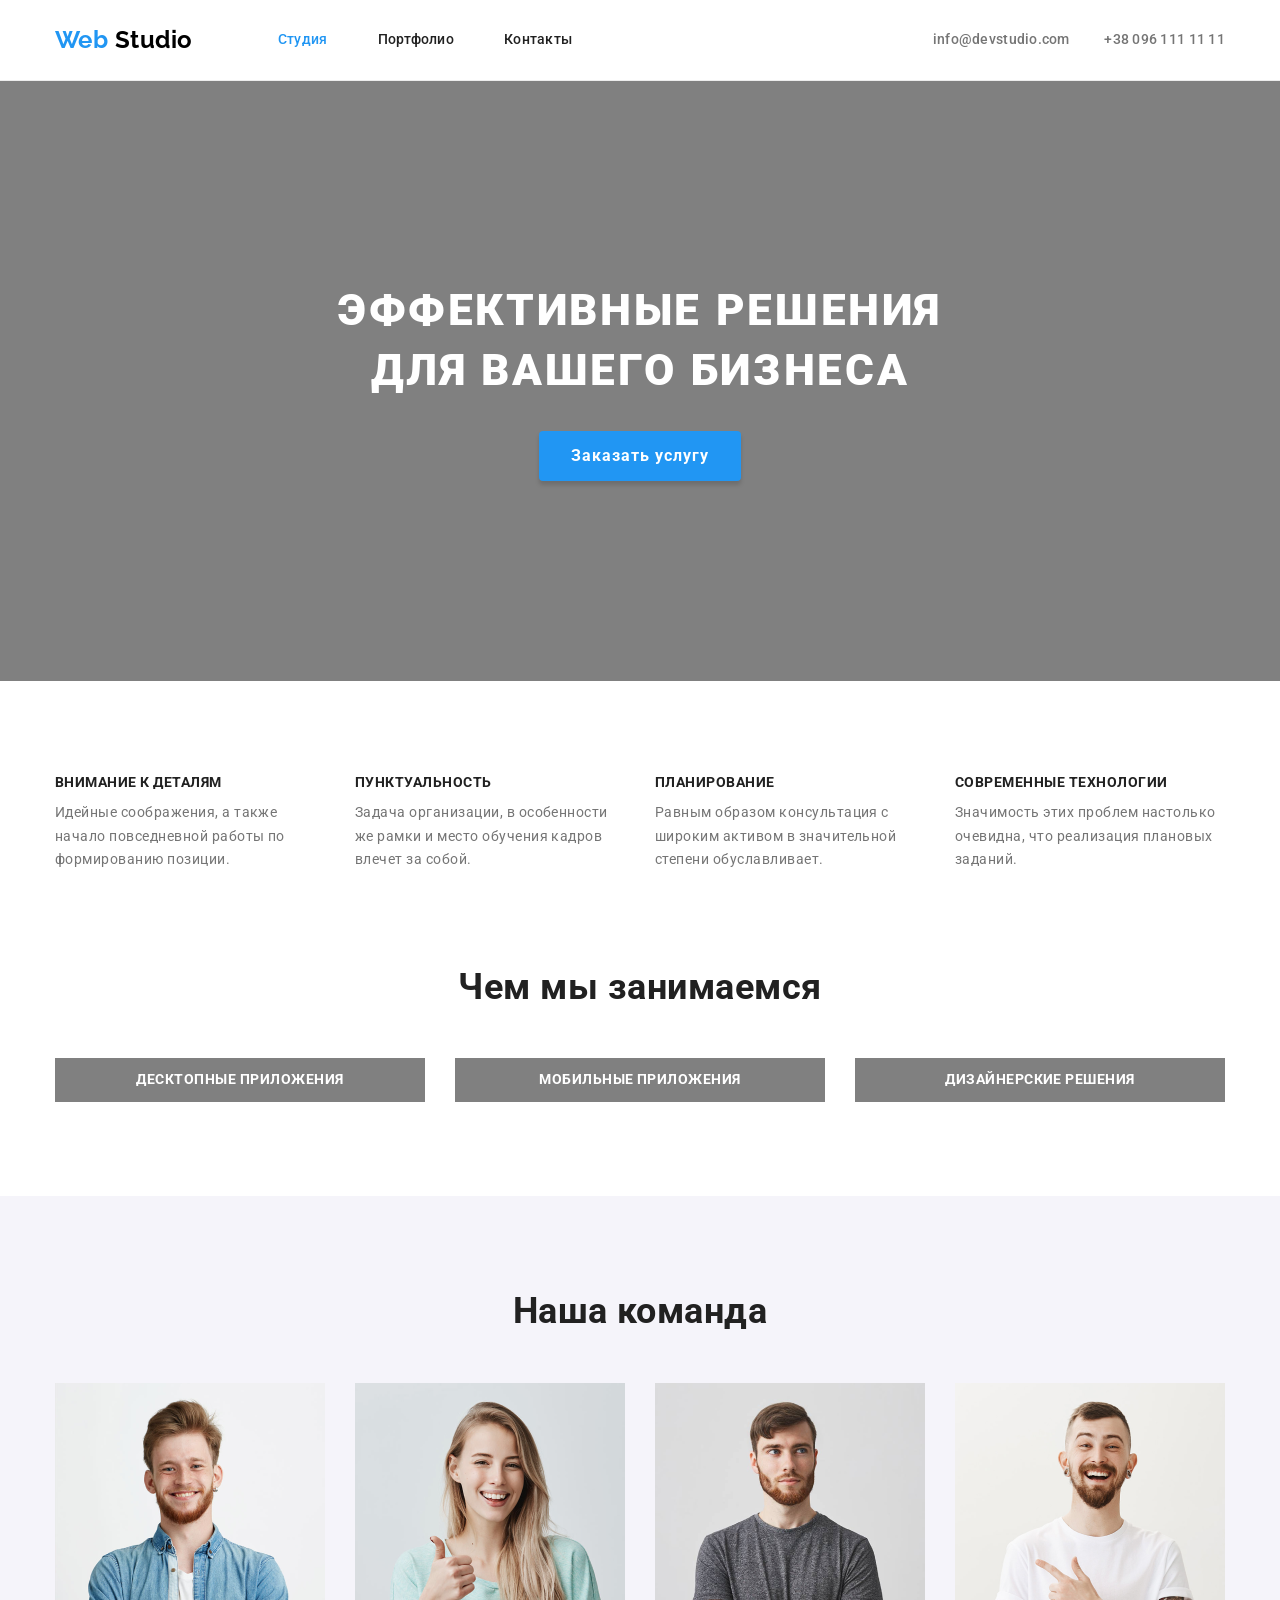
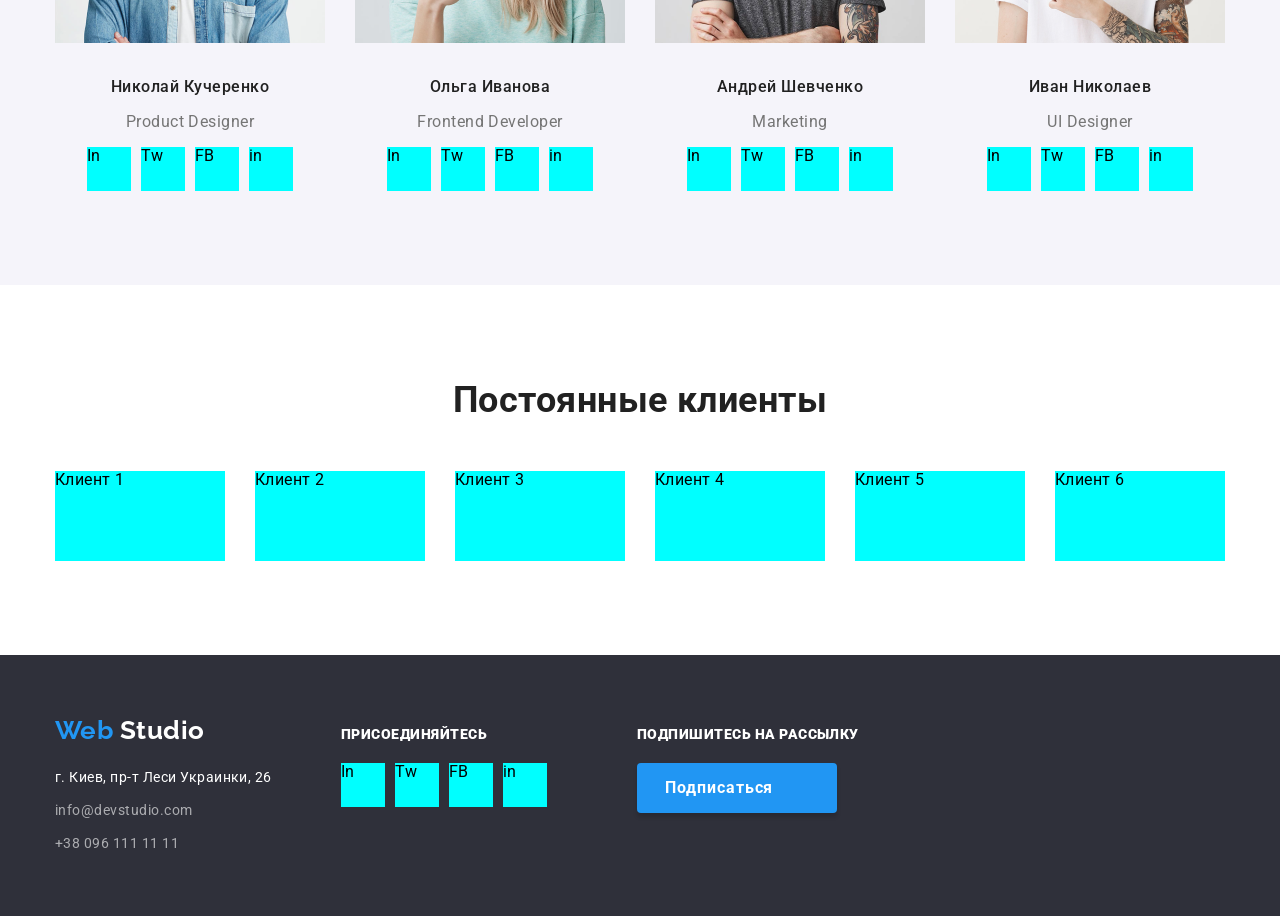
<file: index.html>
<!DOCTYPE html>
<html lang="ru">
  <head>
    <meta charset="UTF-8" />
    <meta name="viewport" content="width=device-width, initial-scale=1.0" />
    <title>Document</title>
    <link rel="stylesheet" href="./css/normalize.css">
    <link href="https://fonts.googleapis.com/css2?family=Raleway:wght@700&family=Roboto:wght@400;500;700;900&display=swap" rel="stylesheet">
    <link rel="stylesheet" href="./css/styles.css" />
  </head>
  <body>
    <!-- Шапка сайта с навигацией и контактами-->
    <header class="header">
      <div class="container">
        <nav class="main-nav">
          <a class="logo link" href="./" aria-label="Логотип компании"><span class="logo-accent">Web</span> Studio</a>
          <ul class="list">
            <li class="main-nav-link-item"><a class="main-nav-link link current" href="./index.html">Студия</a></li>
            <li class="main-nav-link-item"><a class="main-nav-link link" href="./portfolio.html">Портфолио</a></li>
            <li class="main-nav-link-item"><a class="main-nav-link link" href="">Контакты</a></li>
          </ul>
        </nav>
        <address class="header-address">
          <a class="header-contacts-link link" href="mailto:info@devstudio.com">info@devstudio.com</a>
          <a class="header-contacts-link link" href="tel:+380961111111">+38 096 111 11 11</a>
        </address>  
      </div>
    </header>

    
    <!-- Основной контент страници -->
    <main>
      <!-- Герой -->
      <section class="hero-section">
        <h1 class="hero-title">Эффективные решения <br> для вашего бизнеса</h1>
        <button class="hero-btn">Заказать услугу</button>
      </section>

      <!-- Наши особенности -->
      <section class="features-section">
        <div class="container">
          <h2 hidden>Наши особенности</h2>
          <ul class="features-list list">
            <li class="features-list-item">
              <h3 class="features-subtitle">Внимание к деталям</h3>
              <p class="features-description">
                Идейные соображения, а также начало повседневной работы по
                формированию позиции.
              </p>
            </li>
            <li class="features-list-item">
              <h3 class="features-subtitle">Пунктуальность</h3>
              <p class="features-description">
                Задача организации, в особенности же рамки и место обучения кадров
                влечет за собой.
              </p>
            </li>
            <li class="features-list-item">
              <h3 class="features-subtitle">Планирование</h3>
              <p class="features-description">
                Равным образом консультация с широким активом в значительной
                степени обуславливает.
              </p>
            </li>
            <li class="features-list-item">
              <h3 class="features-subtitle">Современные технологии</h3>
              <p class="features-description">
                Значимость этих проблем настолько очевидна, что реализация
                плановых заданий.
              </p>
            </li>
          </ul>
        </div>
      </section>

      <!-- Чем мы занимаемся -->
      <section class="activities-section">
        <div class="container">
          <h2 class="activities-title">Чем мы занимаемся</h2>
          <ul class="activities-list list">
            <li class="activities-list-item"><p class="activities-list-description">Десктопные приложения</p></li>
            <li class="activities-list-item"><p class="activities-list-description">Мобильные приложения</p></li>
            <li class="activities-list-item"><p class="activities-list-description">Дизайнерские решения</p></li>
          </ul>
        </div>
      </section>

      <!-- Наша команда -->
      <section class="team-section">
        <div class="container">
          <h2 class="team-title">Наша команда</h2>
          <ul class="team-list list">
            <li class="team-list-item">
              <img class="team-img" src="./images/team/dev-1.png" alt="Веб разработчик 1" width="270">
              <h3 class="team-person">Николай Кучеренко</h3>
              <p class="team-job">Product Designer</p>
              <ul class="team-social-list list">
                <li class="team-social-item">
                  <a class="team-social-link link" href="#" aria-label="Ссилка на Инстаграм" target="_blank"
                  >In</a
                  >
                </li>
                <li class="team-social-item">
                  <a class="team-social-link link" href="#" aria-label="Ссилка на Твитер" target="_blank"
                    >Tw</a
                  >
                </li>
                <li class="team-social-item">
                  <a class="team-social-link link" href="#" aria-label="Ссилка на Фейсбук" target="_blank"
                    >FB</a
                  >
                </li>
                <li class="team-social-item">
                  <a class="team-social-link link" href="#" aria-label="Ссилка на Линкедин" target="_blank"
                    >in</a
                  >
                </li>
              </ul>
            </li>
            <li class="team-list-item">
              <img class="team-img" src="./images/team/dev-2.png" alt="Веб разработчик 2" width="270">
              <h3 class="team-person">Ольга Иванова</h3>
              <p class="team-job">Frontend Developer</p>
              <ul class="team-social-list list">
                <li class="team-social-item">
                  <a class="team-social-link link" href="#" aria-label="Ссилка на Инстаграм" target="_blank"
                    >In</a
                  >
                </li>
                <li class="team-social-item">
                  <a class="team-social-link link" href="#" aria-label="Ссилка на Твитер" target="_blank"
                    >Tw</a
                  >
                </li>
                <li class="team-social-item">
                  <a class="team-social-link link" href="#" aria-label="Ссилка на Фейсбук" target="_blank"
                    >FB</a
                  >
                </li>
                <li class="team-social-item">
                  <a class="team-social-link link" href="#" aria-label="Ссилка на Линкедин" target="_blank"
                    >in</a
                  >
                </li>
              </ul>
            </li>
            <li class="team-list-item">
              <img class="team-img" src="./images/team/dev-3.png" alt="Веб разработчик 3" width="270">
              <h3 class="team-person">Андрей Шевченко</h3>
              <p class="team-job">Marketing</p>
              <ul class="team-social-list list">
                <li class="team-social-item">
                  <a class="team-social-link link" href="#" aria-label="Ссилка на Инстаграм" target="_blank"
                    >In</a
                  >
                </li>
                <li class="team-social-item">
                  <a class="team-social-link link" href="#" aria-label="Ссилка на Твитер" target="_blank"
                    >Tw</a
                  >
                </li>
                <li class="team-social-item">
                  <a class="team-social-link link" href="#" aria-label="Ссилка на Фейсбук" target="_blank"
                    >FB</a
                  >
                </li>
                <li class="team-social-item">
                  <a class="team-social-link link" href="#" aria-label="Ссилка на Линкедин" target="_blank"
                    >in</a
                  >
                </li>
              </ul>
            </li>
            <li class="team-list-item">
              <img class="team-img" src="./images/team/dev-4.png" alt="Веб разработчик 4" width="270">
              <h3 class="team-person">Иван Николаев</h3>
              <p class="team-job">UI Designer</p>
              <ul class="team-social-list list">
                <li class="team-social-item">
                  <a class="team-social-link link" href="#" aria-label="Ссилка на Инстаграм" target="_blank"
                    >In</a
                  >
                </li>
                <li class="team-social-item">
                  <a class="team-social-link link" href="#" aria-label="Ссилка на Твитер" target="_blank"
                    >Tw</a
                  >
                </li>
                <li class="team-social-item">
                  <a class="team-social-link link" href="#" aria-label="Ссилка на Фейсбук" target="_blank"
                    >FB</a
                  >
                </li>
                <li class="team-social-item">
                  <a class="team-social-link link" href="#" aria-label="Ссилка на Линкедин" target="_blank"
                    >in</a
                  >
                </li>
              </ul>
            </li>
          </ul>  
        </div>
      </section>

      <!-- Наши клиенты -->
      <section class="clients-section">
        <div class="container">
          <h2 class="clients-title">Постоянные клиенты</h2>
          <ul class="clients-list list">
            <li class="clients-list-item">
              <a class="clients-list-link link" href="" aria-label="Клиент 1" target="_blank">
                Клиент 1
              </a>
            </li>
            <li class="clients-list-item">
              <a class="clients-list-link link" href="" aria-label="Клиент 2" target="_blank">
                Клиент 2
              </a>
            </li>
            <li class="clients-list-item">
              <a class="clients-list-link link" href="" aria-label="Клиент 3" target="_blank">
                Клиент 3
              </a>
            </li>
            <li class="clients-list-item">
              <a class="clients-list-link link" href="" aria-label="Клиент 4" target="_blank">
                Клиент 4
              </a>
            </li>
            <li class="clients-list-item">
              <a class="clients-list-link link" href="" aria-label="Клиент 5" target="_blank">
                Клиент 5
              </a>
            </li>
            <li class="clients-list-item">
              <a class="clients-list-link link" href="" aria-label="Клиент 6" target="_blank">
                Клиент 6
              </a>
            </li>
          </ul>  
        </div>
      </section>
    </main>

    <!-- Подвал сайта-->
    <footer class="footer">
      <div class="container">
      <!-- Контакты -->
      <div class="footer-contacts">
        <a class="footer-logo link" href="./" aria-label="Логотип компании"><span class="logo-accent">Web</span> Studio</a>
        <ul class="footer-address-list list">
          <li class="footer-address-item">
            <address>
              <a class="footer-link-place link" href="https://goo.gl/maps/4RLSNgMSJUWDJuMT8" target="_blank"
                >г. Киев, пр-т Леси Украинки, 26</a
              >
            </address>
          </li>
          <li class="footer-address-item">
            <address>
              <a class="footer-link-contacts link" href="mailto:info@devstudio.com">info@devstudio.com</a>
            </address>
          </li>
          <li class="footer-address-item">
            <address><a class="footer-link-contacts link" href="tel:+380961111111">+38 096 111 11 11</a></address>
          </li>
        </ul>
      </div>

      <!-- Призыв присоединиться -->
      <div class="join-section">
        <p class="join-word"><b>присоединяйтесь</b></p>
        <ul class="join-list list">
          <li class="join-list-item">
            <a class="join-list-link link" href="#" aria-label="Ссилка на Инстаграм" target="_blank"
              >In</a
            >
          </li>
          <li class="join-list-item">
            <a class="join-list-link link" href="#" aria-label="Ссилка на Твитер" target="_blank"
              >Tw</a
            >
          </li>
          <li class="join-list-item">
            <a class="join-list-link link" href="#" aria-label="Ссилка на Фейсбук" target="_blank"
              >FB</a
            >
          </li>
          <li class="join-list-item">
            <a class="join-list-link link" href="#" aria-label="Ссилка на Линкедин" target="_blank"
              >in</a
            >
          </li>
        </ul>
      </div>

      <!-- Подписка на рассилку -->
      <div class="subscribe-container">
        <p class="join-word"><b>Подпишитесь на рассылку</b></p>
        <button class="footer-btn">Подписаться</button>
      </div>
      </div>
    </footer>
  </body>
</html>
</file>
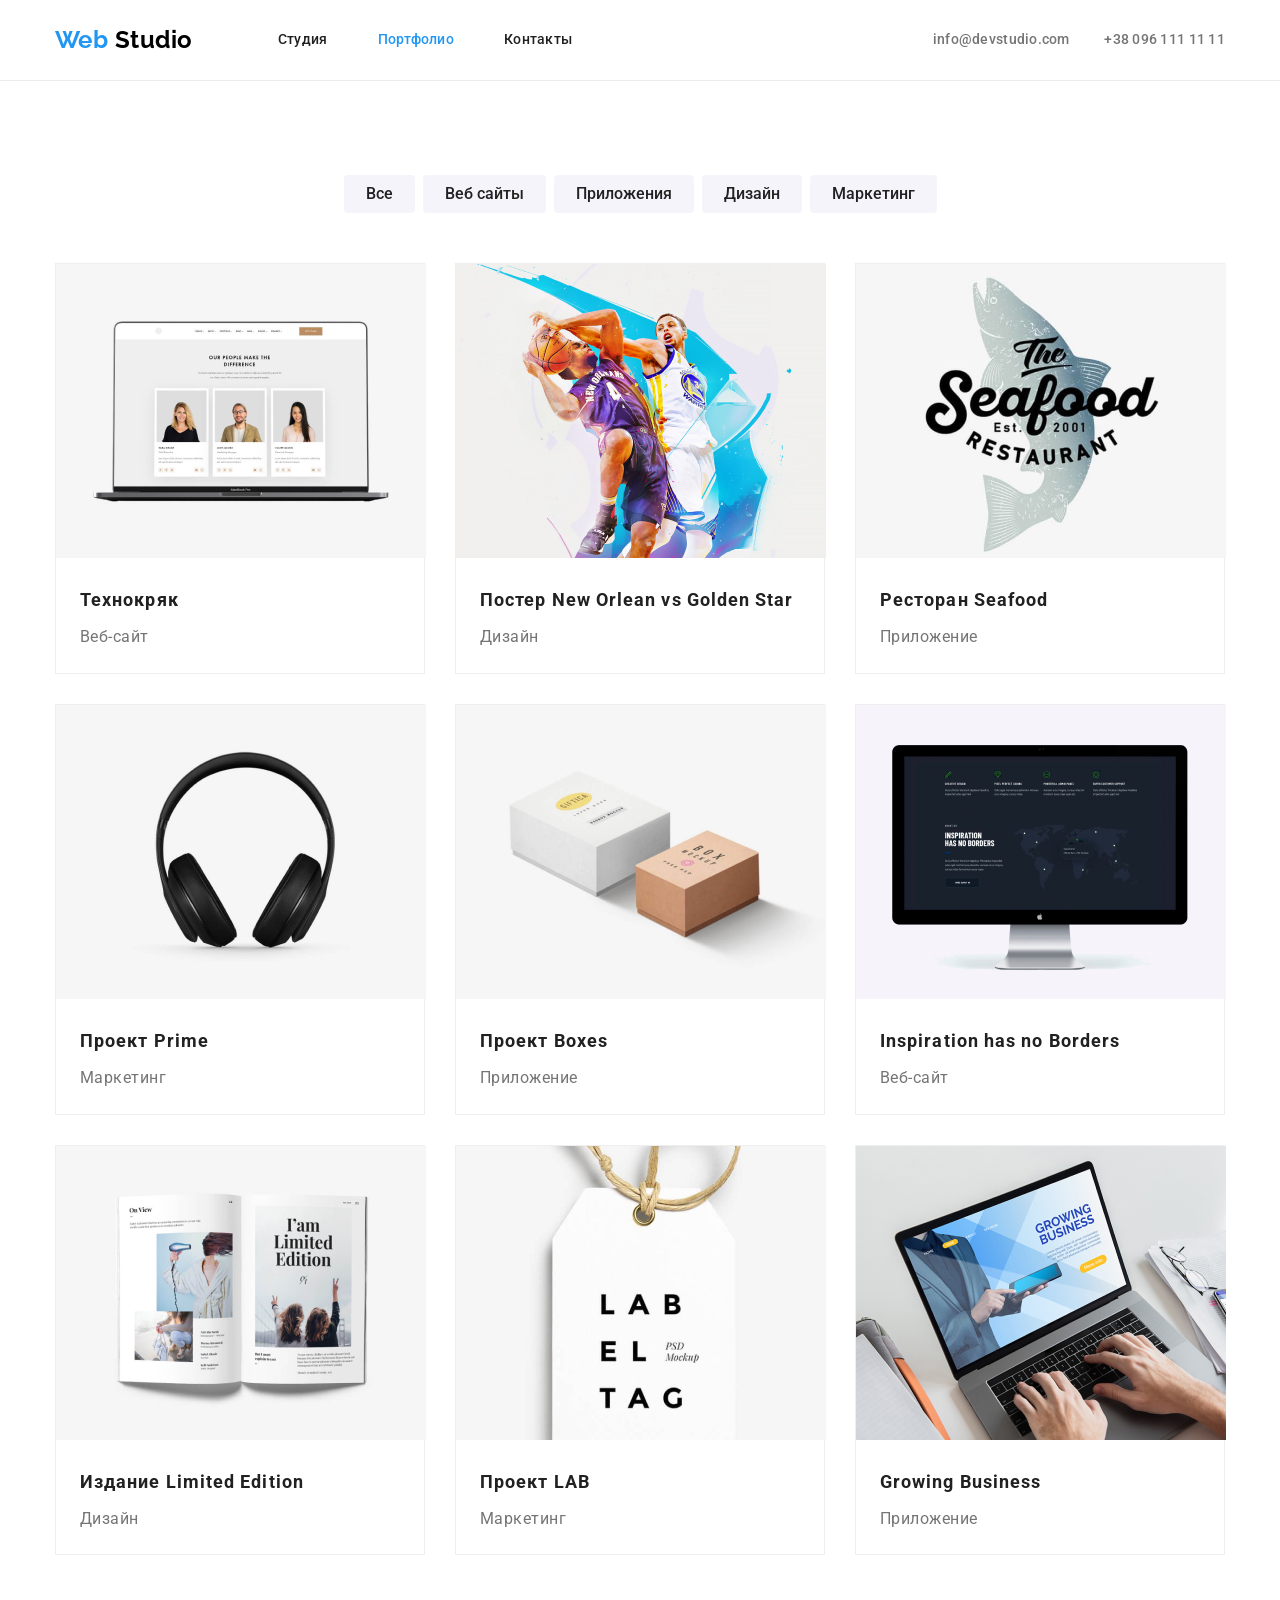
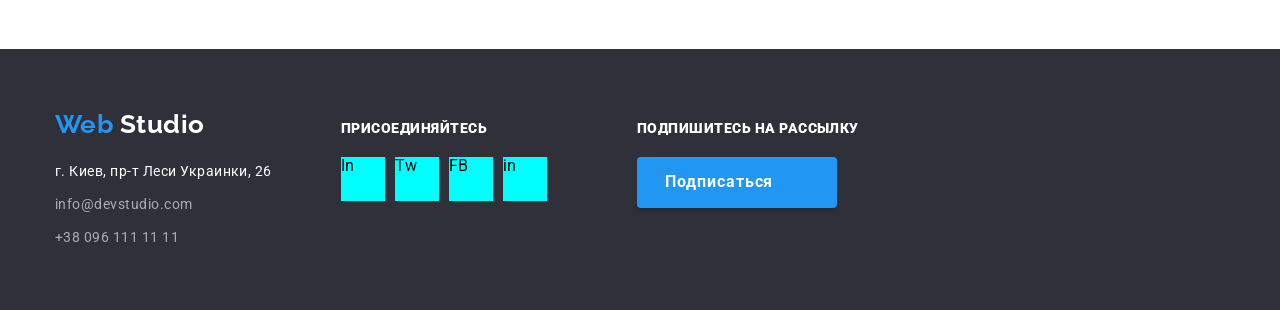
<file: portfolio.html>
<!DOCTYPE html>
<html lang="en">
  <head>
    <meta charset="UTF-8" />
    <meta name="viewport" content="width=device-width, initial-scale=1.0" />
    <title>Portfolio</title>
    <link rel="stylesheet" href="./css/normalize.css">
    <link href="https://fonts.googleapis.com/css2?family=Raleway:wght@700&family=Roboto:wght@400;500;700;900&display=swap" rel="stylesheet">
    <link rel="stylesheet" href="./css/styles.css" />
  </head>
  <body>
    <!-- Шапка сайта с навигацией и контактами-->
    <header class="header">
      <div class="container">
        <nav class="main-nav">
          <a class="logo link" href="./" aria-label="Логотип компании"><span class="logo-accent">Web</span> Studio</a>
          <ul class="list">
            <li class="main-nav-link-item"><a class="main-nav-link link " href="./index.html">Студия</a></li>
            <li class="main-nav-link-item"><a class="main-nav-link link current" href="./portfolio.html">Портфолио</a></li>
            <li class="main-nav-link-item"><a class="main-nav-link link" href="">Контакты</a></li>
          </ul>
        </nav>
        <address class="header-address">
          <a class="header-contacts-link link" href="mailto:info@devstudio.com">info@devstudio.com</a>
          <a class="header-contacts-link link" href="tel:+380961111111">+38 096 111 11 11</a>
        </address>  
      </div>
    </header>

    <!-- Основной контент страници -->
    <main class="mail-portfolio">
      <section class="portfolio-section">
        <div class="container">
          <h1 hidden>Примеры наших робот</h1>          
            <ul class="portfolio-btn-list list">
              <li class="portfolio-btn-item"><button class="portfolio-btn">Все</button></li>
              <li class="portfolio-btn-item"><button class="portfolio-btn">Веб сайты</button></li>
              <li class="portfolio-btn-item"><button class="portfolio-btn">Приложения</button></li>
              <li class="portfolio-btn-item"><button class="portfolio-btn">Дизайн</button></li>
              <li class="portfolio-btn-item"><button class="portfolio-btn">Маркетинг</button></li>
            </ul>   

          <ul class="portfolio-list list">
            <li class="portfolio-list-item">
              <a class="portfolio-list-link link" href="">
                <img src="./images/porfolio/img-1.jpg" alt="Веб-сайт" width="370" >
                <h2 class="portfolio-subtitle">Технокряк</h2>
                <p class="portfolio-types">Веб-сайт</p>
                <p class="portfolio-description" hidden></p>
              </a>
            </li>
            <li class="portfolio-list-item">
              <a class="portfolio-list-link link" href="">
                <img src="./images/porfolio/img-2.jpg" alt="Дизайн" width="370">
                <h2 class="portfolio-subtitle">Постер New Orlean vs Golden Star</h2>
                <p class="portfolio-types">Дизайн</p>
                <p class="portfolio-description" hidden></p>
              </a>
            </li>
            <li class="portfolio-list-item">
              <a class="portfolio-list-link link" href="">
                <img src="./images/porfolio/img-3.jpg" alt="Приложение" width="370">
                <h2 class="portfolio-subtitle">Ресторан Seafood</h2>
                <p class="portfolio-types">Приложение</p>
                <p class="portfolio-description" hidden></p>
              </a>
            </li>
            <li class="portfolio-list-item">
              <a class="portfolio-list-link link" href="">
                <img src="./images/porfolio/img-4.jpg" alt="Маркетинг" width="370">
                <h2 class="portfolio-subtitle">Проект Prime</h2>
                <p class="portfolio-types">Маркетинг</p>
                <p class="portfolio-description" hidden></p>
              </a>
            </li>
            <li class="portfolio-list-item">
              <a class="portfolio-list-link link" href="">
                <img src="./images/porfolio/img-5.jpg" alt="Приложение" width="370">
                <h2 class="portfolio-subtitle">Проект Boxes</h2>
                <p class="portfolio-types">Приложение</p>
                <p class="portfolio-description" hidden></p>
              </a>
            </li>
            <li class="portfolio-list-item">
              <a class="portfolio-list-link link" href="">
                <img src="./images/porfolio/img-6.jpg" alt="Веб-сайт" width="370">
                <h2 class="portfolio-subtitle">Inspiration has no Borders</h2>
                <p class="portfolio-types">Веб-сайт</p>
                <p class="portfolio-description" hidden></p>
              </a>
            </li>
            <li class="portfolio-list-item">
              <a class="portfolio-list-link link" href="">
                <img src="./images/porfolio/img-7.jpg" alt="Дизайн" width="370">
                <h2 class="portfolio-subtitle">Издание Limited Edition</h2>
                <p class="portfolio-types">Дизайн</p>
                <p class="portfolio-description" hidden></p>
              </a>
            </li>
            <li class="portfolio-list-item">
              <a class="portfolio-list-link link" href="">
                <img src="./images/porfolio/img-8.jpg" alt="Маркетинг" width="370">
                <h2 class="portfolio-subtitle">Проект LAB</h2>
                <p class="portfolio-types">Маркетинг</p>
                <p class="portfolio-description" hidden></p>
              </a>
            </li>
            <li class="portfolio-list-item">
              <a class="portfolio-list-link link" href="">
                <img src="./images/porfolio/img-9.jpg" alt="Приложение"  width="370">
                <h2 class="portfolio-subtitle">Growing Business</h2>
                <p class="portfolio-types">Приложение</p>
                <p class="portfolio-description" hidden></p>
              </a>
            </li>
          </ul>
        </div>
      </section>
    </main>

    <!-- Подвал сайта-->
    <footer class="footer">
      <div class="container">
      <!-- Контакты -->
      <div class="footer-contacts">
        <a class="footer-logo link" href="./" aria-label="Логотип компании"><span class="logo-accent">Web</span> Studio</a>
        <ul class="footer-address-list list">
          <li class="footer-address-item">
            <address>
              <a class="footer-link-place link" href="https://goo.gl/maps/4RLSNgMSJUWDJuMT8" target="_blank"
                >г. Киев, пр-т Леси Украинки, 26</a
              >
            </address>
          </li>
          <li class="footer-address-item">
            <address>
              <a class="footer-link-contacts link" href="mailto:info@devstudio.com">info@devstudio.com</a>
            </address>
          </li>
          <li class="footer-address-item">
            <address><a class="footer-link-contacts link" href="tel:+380961111111">+38 096 111 11 11</a></address>
          </li>
        </ul>
      </div>

      <!-- Призыв присоединиться -->
      <div class="join-section">
        <p class="join-word"><b>присоединяйтесь</b></p>
        <ul class="join-list list">
          <li class="join-list-item">
            <a class="join-list-link link" href="#" aria-label="Ссилка на Инстаграм" target="_blank"
              >In</a
            >
          </li>
          <li class="join-list-item">
            <a class="join-list-link link" href="#" aria-label="Ссилка на Твитер" target="_blank"
              >Tw</a
            >
          </li>
          <li class="join-list-item">
            <a class="join-list-link link" href="#" aria-label="Ссилка на Фейсбук" target="_blank"
              >FB</a
            >
          </li>
          <li class="join-list-item">
            <a class="join-list-link link" href="#" aria-label="Ссилка на Линкедин" target="_blank"
              >in</a
            >
          </li>
        </ul>
      </div>

      <!-- Подписка на рассилку -->
      <div class="subscribe-container">
        <p class="join-word"><b>Подпишитесь на рассылку</b></p>
        <button class="footer-btn">Подписаться</button>
      </div>
      </div>
    </footer>
  </body>
</html>
</file>
<file: css/styles.css>
/*
font-family: Raleway; - only in Logo
font-weight: 700;

font-family: Roboto;
font-weight: 400;
font-weight: 500; 
font-weight: 700;
font-weight: 900;

font-family: 'Raleway', sans-serif;
font-family: 'Roboto', sans-serif;
*/

html {
  box-sizing: border-box;
}

*,
*::before,
*::after {
  box-sizing: inherit;
}


:root {
  --logo-text-color: #000000;
  --primery-text-color: #757575;
  --secondary-text-color: #212121;
  --darkbackground-text-color: #ffffff;
  --accent-color: #2196F3;
  --footer-mail-tell-color: rgba(255, 255, 255, 0.6);
  --secondary-bg-color: #F5F4FA;
  --footer-bg-color: #2F303A;

  --font-primery: "Roboto", sans-serif;
  --font-logo: "Raleway", sans-serif;
  /* Raleway only in Logo */
}



body {
  font-family: var(--font-primery);
  font-weight: 400;
  letter-spacing: 0.03em;
}

.link {
text-decoration: none;
font-style: normal;
color: inherit;
}

.list {
  margin: 0px;
  padding: 0px;
  list-style: none;
}

/* Header */

.header {
  border-bottom: 1px solid #ECECEC;
}

.header .container {
  width: 1200px;
  display: flex;
  width: 1200px;
  align-items: center;

  margin-left: auto;
  margin-right: auto;
  padding-left: 15px;
  padding-right: 15px;
}


.main-nav {
  display: flex;
  align-items: center;
  margin-right: auto;
}

.main-nav>.list {
  display: flex; 
  align-items: center;
}

.logo {
margin-right: 85px;

  font-family: var(--font-logo);
  font-weight: 700;
  font-size: 24px;
  line-height: 1.17;
  color: var(--logo-text-color);
}

.logo-accent{
  color: var(--accent-color);
}

.main-nav-link-item:not(:last-child) {
  margin-right: 50px;
}

.main-nav-link{
  display: block;
  padding-top: 32px;
  padding-bottom: 32px;

  font-weight: 500;
  font-size: 14px;
  line-height: 1.14;
  letter-spacing: 0.02em;
  color: var(--secondary-text-color);
}

.main-nav-link:hover,
.main-nav-link:focus {
  color: var(--accent-color);
  cursor: pointer;
}

.current {
  color: var(--accent-color);  
}

.header-contacts-link:not(:last-child) {
  margin-right: 30px;
}

.header-contacts-link{
  padding-top: 32px;
  padding-bottom: 32px;

  font-weight: 500;
  font-size: 14px;
  line-height: 1.4;
  letter-spacing: 0.02em;
  color: var(--primery-text-color); 
}

.header-contacts-link:hover,
.header-contacts-link:focus {
  color: var(--accent-color);
  cursor: pointer;

}
/*
 Main Studio Content 
 */

/* Hero Content */
.hero-section {
padding-top: 200px;
padding-bottom: 200px;
text-align: center;

background-color: grey;
  /* Временно. Чтобы было видно белый текст */
}

.hero-title {
margin-top: 0px;
margin-bottom: 30px;

font-weight: 900;
font-size: 44px;
line-height: 1.36;
text-align: center;
letter-spacing: 0.06em;
text-transform: uppercase;
color: var(--darkbackground-text-color);
}

.hero-btn {
padding-bottom: 10px;
padding-top: 10px;
padding-right: 32px;
padding-left: 32px;
margin-left: auto;
margin-right: auto;
height: 50px;
box-shadow: 0px 4px 4px rgba(0, 0, 0, 0.15);
border: 0px;
border-radius: 4px;

font-weight: 700;
font-size: 16px;
line-height: 1.88;
text-align: center;
letter-spacing: 0.06em;
color: var(--darkbackground-text-color);
background-color: var(--accent-color);
}

/* Our Features Content */

.features-section {
  padding-top: 94px;
  padding-bottom: 94px;
}

.features-section .container {
  width: 1200px;
  align-items: center;
  margin-left: auto;
  margin-right: auto;
  padding-left: 15px;
  padding-right: 15px;
}

.features-list {
  display: flex;
}

.features-list-item {
  width: 270px;
}

.features-list-item:not(:last-child) {
  margin-right: 30px;
}

.features-subtitle {
  margin-top: 0px;
  margin-bottom: 10px;

  font-weight: 700;
  font-size: 14px;
  line-height: 1.14;
  text-transform: uppercase;
  color: var(--secondary-text-color);
}

.features-description {
  margin-top: 0px;
  margin-bottom: 0px;

  font-size: 14px;
  line-height: 1.71;
  color: var(--primery-text-color);
}

/* Activities Content */

.activities-section {
  padding-bottom: 94px;
}

.activities-section .container {
  width: 1200px;
  align-items: center;
  margin-left: auto;
  margin-right: auto;
  padding-left: 15px;
  padding-right: 15px; 
}

.activities-title,
.team-title,
.clients-title {
  margin-top: 0px;
  margin-bottom: 50px;

  font-weight: 700;
  font-size: 36px;
  line-height: 1.17;
  text-align: center;
color: var(--secondary-text-color);
}

.activities-list {
  display: flex;
}

.activities-list-item {
  background-color: grey;
  /* Временно. Чтобы было видно белый текст */
  width: 370px;
}

.activities-list-item:not(:last-child) {
  margin-right: 30px;
}

.activities-list-description {
  font-weight: 700;
  font-size: 14px;
  line-height: 1.14;
  text-align: center;
  text-transform: uppercase;
  color: var(--darkbackground-text-color);
}

/* Team Content */

.team-section {
  padding-top: 94px;
  padding-bottom: 94px;

  background-color: var(--secondary-bg-color);
}

.team-section .container {
  width: 1200px;
  align-items: center;
  margin-left: auto;
  margin-right: auto;
  padding-left: 15px;
  padding-right: 15px; 
}

.team-list {
  display: flex;
}

.team-list-item {
  width: 270px;
}

.team-list-item:not(:last-child) {
  margin-right: 30px;
}

.team-img {
  margin-bottom: 30px;
}

.team-title {
  color: var(--secondary-text-color);
}

.team-person {
  margin-top: 0px;
  margin-bottom: 10px;

  font-weight: 500;
  font-size: 16px;
  line-height: 1.19;
  text-align: center;
  color: var(--secondary-text-color);
}

.team-job {
  margin-bottom: 16px;

  font-size: 16px;
  line-height: 1.19;
  text-align: center;
  color: var(--primery-text-color);
}

.team-social-list {
  display: flex;
  width: 206px;
  margin-left: auto;
  margin-right: auto;
}

.team-social-item:not(:last-child) {
  margin-right: 10px;
}

.team-social-link {
  /* Временно */
  display: block;
  width: 44px;
  height: 44px;
  background-color: aqua;
  /* Временно */
}

.team-social-link:hover,
.team-social-link:focus {
  color: var(--accent-color);
}

/* Clients Content */
.clients-section {
  padding-top: 94px;
  padding-bottom: 94px;
}

.clients-section .container {
  width: 1200px;
  align-items: center;
  margin-left: auto;
  margin-right: auto;
  padding-left: 15px;
  padding-right: 15px; 
}

.clients-list {
  display: flex;
}

.clients-title {
  color: var(--secondary-text-color);
}

.clients-list-link {
  /* Временно */
  display: block;
  width: 170px;
  height: 90px;
  background-color: aqua;
  /* Временно */
}

.clients-list-item:not(:last-child) {
margin-right: 30px;
}

.clients-list-link:focus,
.clients-list-link:hover{
  color: var(--accent-color);
}

/* Footer */

.footer {
  background-color: var(--footer-bg-color);
}

.footer .container {
  display: flex;
  width: 1200px;
  margin-left: auto;
  margin-right: auto;
  padding-left: 15px;
  padding-right: 15px; 
  padding-top: 60px;
  padding-bottom: 60px;
}

.footer-contacts {
  margin-right: 69px;
}

.footer-logo {
  display: block;
  margin-bottom: 20px;

  font-family: Raleway;
  font-weight: 700;
  font-size: 26px;
  line-height: 1.19;
  color: var(--darkbackground-text-color);
}

.footer-address-item:not(:last-child) {
margin-bottom: 9px;
}

.footer-link-place, 
.footer-link-contacts  {
  font-size: 14px;
  line-height: 1.71;
  color: var(--darkbackground-text-color);  
}

.footer-link-contacts {
  color: var(--footer-mail-tell-color);
}

.join-section {
  /* margin-top: 72px;
  margin-bottom: 100px; */
  padding-top: 12px;
  padding-bottom: 40px;
  margin-right: 90px;
  width: 206px;
}

.join-word {
  margin-top: 0px;
  margin-bottom: 20px;

  font-weight: 700;
  font-size: 14px;
  line-height: 1.14;
  text-transform: uppercase;
  color: var(--darkbackground-text-color);
}

.join-list {
  display: flex;
}

.join-list-link {
  /* Временно */
  display: block;
  width: 44px;
  height: 44px;
  background-color: aqua;
  /* Временно */
}

.join-list-item:not(:last-child) {
  margin-right: 10px;
}

.join-list-link:hover, 
.join-list-link:focus {
  color: var(--accent-color);
} 

.subscribe-container {
  /* margin-top: 72px;
  margin-bottom: 94px; */
  padding-top: 12px;
  padding-bottom: 34px;
  width: 570px;
}

.footer-btn {
  padding-bottom: 10px;
  padding-top: 10px;
  padding-right: 28px;
  padding-left: 28px;
  min-width: 200px;
  box-shadow: 0px 4px 4px rgba(0, 0, 0, 0.15);
  border: 0px;
  border-radius: 4px;

  text-align: center;
  font-weight: 700;
  font-size: 16px;
  line-height: 1.9;
  text-align: center;
  letter-spacing: 0.06em;
  color: var(--darkbackground-text-color);

  display: flex;
  background-color: var(--accent-color);
}


/*
Portfolio
Main Section
*/

.portfolio-section {
  padding-top: 94px;
  padding-bottom: 94px;
}

.portfolio-section .container {
  width: 1200px;
  margin-left: auto;
  margin-right: auto;
  padding-left: 15px;
  padding-right: 15px; 
}

.portfolio-btn-list {
  display: flex;
  justify-content: center;
  margin-bottom: 50px;
}

.portfolio-btn {
  padding-bottom: 6px;
  padding-top: 6px;
  padding-right: 22px;
  padding-left: 22px;
  border: 0px;
  border-radius: 4px;

  font-weight: 500;
  font-size: 16px;
  line-height: 1.63;
  text-align: center;
  color: var(--secondary-text-color);

  background-color: var(--secondary-bg-color);
}

.portfolio-btn-item:not(:last-of-type) {
  margin-right: 8px;
}

.portfolio-btn:focus,
.portfolio-btn:hover {
  color: var(--darkbackground-text-color);
  box-shadow: 0px 4px 4px rgba(0, 0, 0, 0.15);
  background-color: var(--accent-color);
}

.portfolio-list {
  display: flex;
  flex-wrap: wrap;
}

.portfolio-list-item:not(:nth-child(3n)) {
margin-right: 30px;
}

.portfolio-list-item:not(:nth-child(-n+3)) {
  margin-top: 30px;;
  }

.portfolio-list-link {
  display: block;
  border: 1px solid #EEEEEE;
  width: 370px;
  padding-bottom: 20px;
}

.portfolio-list-link:focus,
.portfolio-list-link:hover {
  box-shadow: 0px 4px 4px rgba(0, 0, 0, 0.15);
  background-color: var(--accent-color);
  /* Временно */
}

.portfolio-list-link img {
  margin-bottom: 20px;
}

.portfolio-subtitle {
  margin-top: 0px;
  margin-bottom: 4px;
  margin-left: 24px;

  font-weight: 700;
  font-size: 18px;
  line-height: 2;
  letter-spacing: 0.06em;
  color: var(--secondary-text-color);
}

.portfolio-types {
  margin-left: 24px;
  margin-top: 0px;
  margin-bottom: 0px;

  font-size: 16px;
  line-height: 1.9;
  color: var(--primery-text-color); 
}

/* .portfolio-description {
  display: block;
  margin-left: 24px;
  margin-right: 24px;
  margin-top: 63px;
  margin-bottom: 63px;

  font-size: 18px;
  line-height: 1.6;
  color: var(--darkbackground-text-color);
} */
</file>
